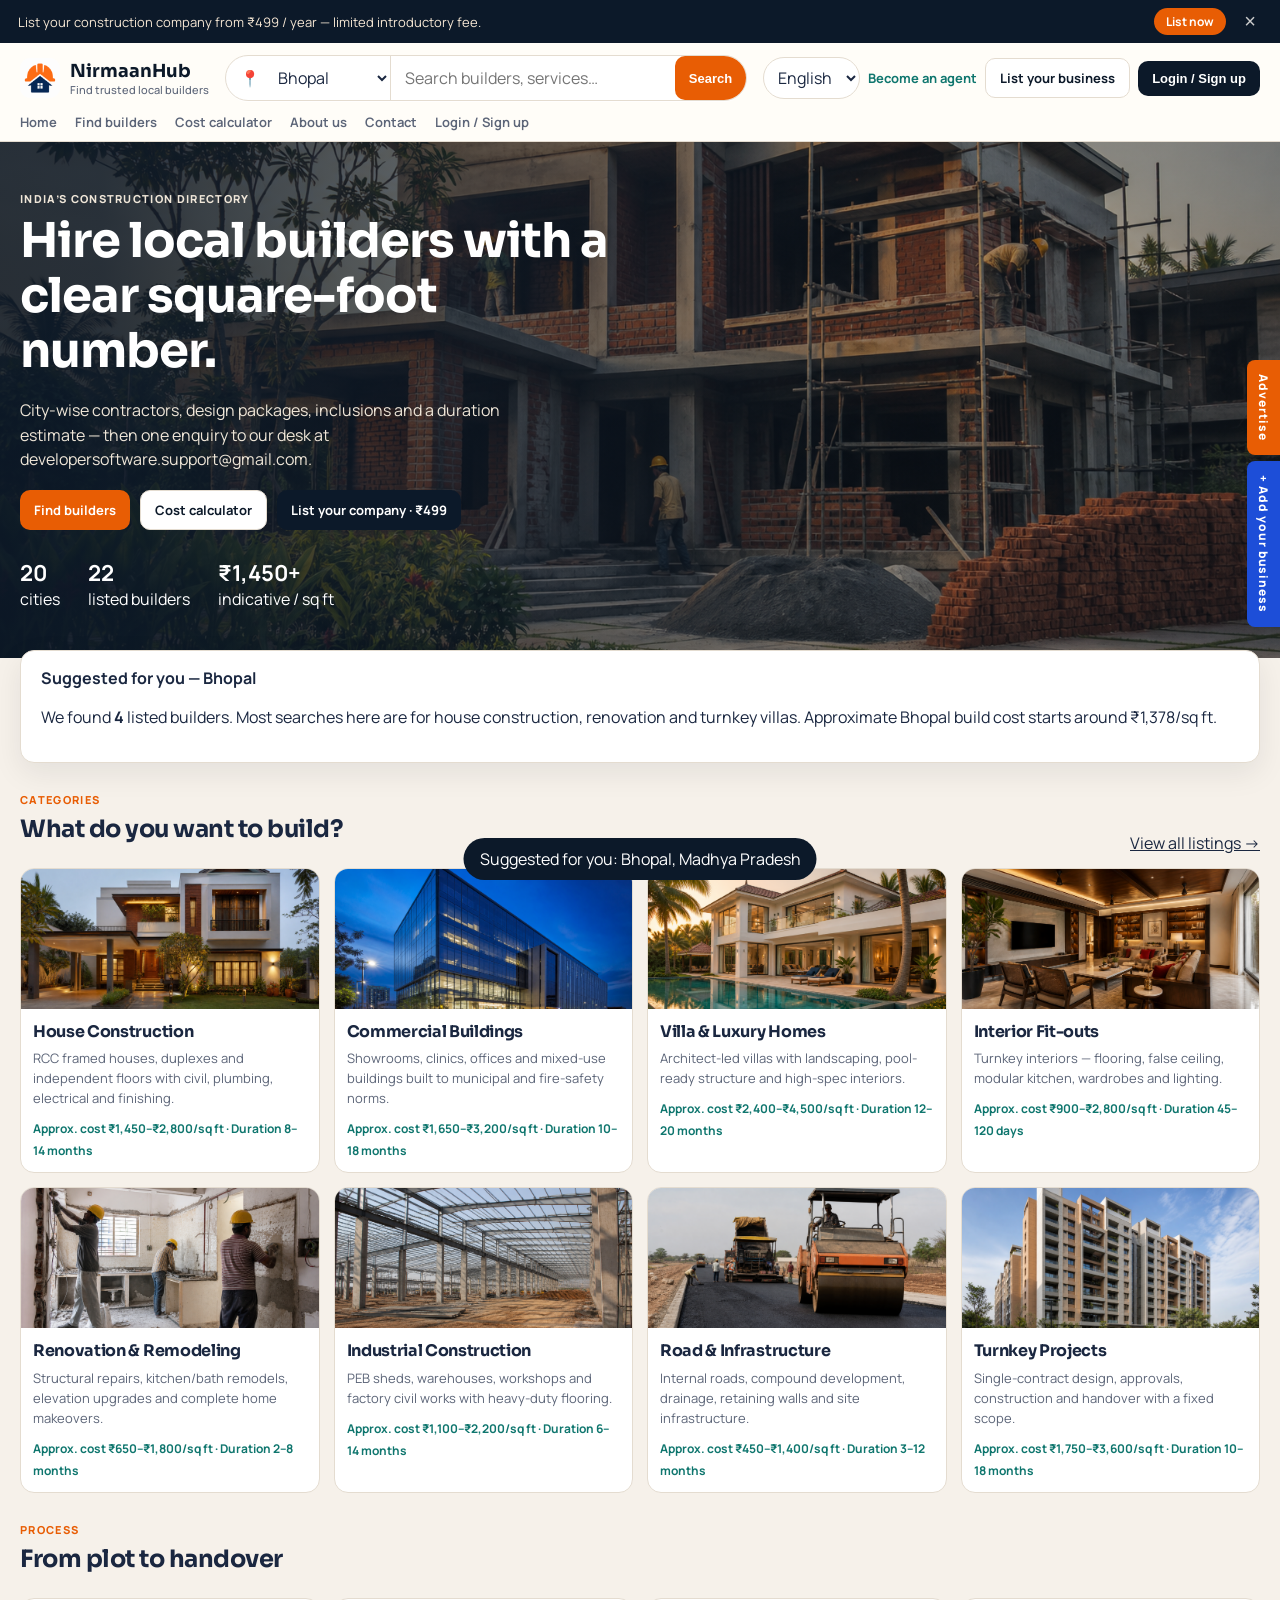
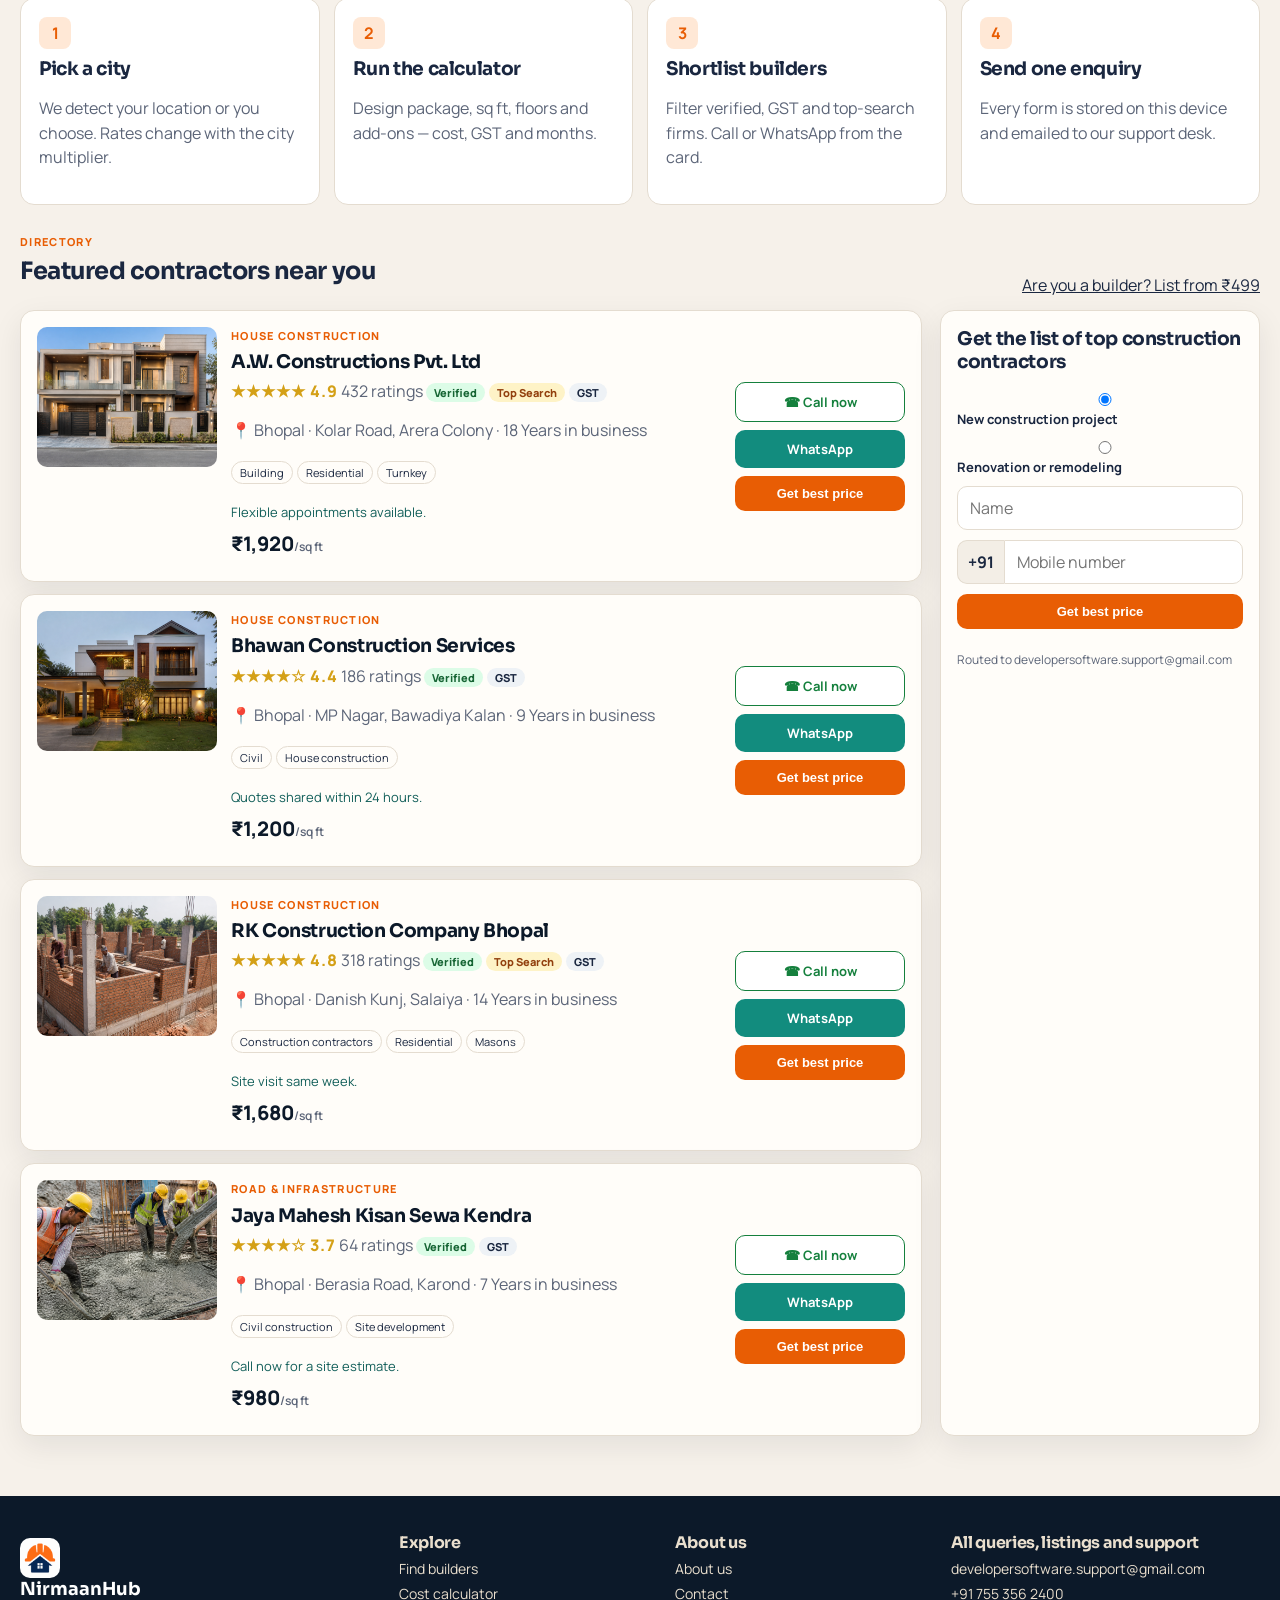
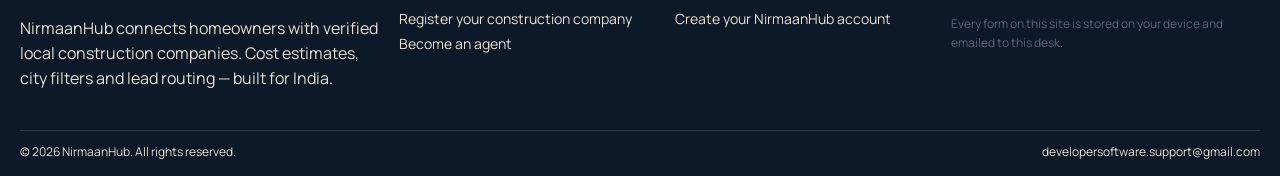
<file: index.html>
<!DOCTYPE html>
<html lang="en">
<head>
  <meta charset="UTF-8">
  <meta name="viewport" content="width=device-width, initial-scale=1">
  <title>NirmaanHub — Find local construction builders in India</title>
  <meta name="description" content="Compare verified local construction companies, estimate per sq ft cost and duration, and send enquiries. List your firm from ₹499 / year.">
  <link rel="icon" href="favicon.svg" type="image/svg+xml">
  <link rel="preconnect" href="https://fonts.googleapis.com">
  <link rel="preconnect" href="https://fonts.gstatic.com" crossorigin>
  <link href="https://fonts.googleapis.com/css2?family=Manrope:wght@400;500;600;700;800&family=Sora:wght@600;700;800&display=swap" rel="stylesheet">
  <link rel="stylesheet" href="css/style.css">
</head>
<body>
  <div id="site-header"></div>
  <section class="hero" style="background-image:url('images/hero-construction.png')">
    <div class="hero-inner">
      <p class="eyebrow">India’s construction directory</p>
      <h1>Hire local builders with a clear square-foot number.</h1>
      <p>City-wise contractors, design packages, inclusions and a duration estimate — then one enquiry to our desk at developersoftware.support@gmail.com.</p>
      <div class="hero-actions">
        <a class="btn btn-primary" href="listings.html">Find builders</a>
        <a class="btn btn-outline" href="calculator.html" style="background:#fff">Cost calculator</a>
        <a class="btn btn-navy" href="list-business.html">List your company · ₹499</a>
      </div>
      <div class="hero-stats">
        <div><b>20</b><span>cities</span></div>
        <div><b>22</b><span>listed builders</span></div>
        <div><b>₹1,450+</b><span>indicative / sq ft</span></div>
      </div>
    </div>
  </section>
  <div class="wrap">
    <div class="suggest-banner" id="home-suggest"></div>
    <div class="section-head">
      <div>
        <p class="eyebrow">Categories</p>
        <h2>What do you want to build?</h2>
      </div>
      <a href="listings.html">View all listings →</a>
    </div>
    <div class="cat-grid" id="home-cats"></div>
    <div class="section-head">
      <div>
        <p class="eyebrow">Process</p>
        <h2>From plot to handover</h2>
      </div>
    </div>
    <div class="how-grid">
      <article><b>1</b><h3>Pick a city</h3><p class="muted">We detect your location or you choose. Rates change with the city multiplier.</p></article>
      <article><b>2</b><h3>Run the calculator</h3><p class="muted">Design package, sq ft, floors and add-ons — cost, GST and months.</p></article>
      <article><b>3</b><h3>Shortlist builders</h3><p class="muted">Filter verified, GST and top-search firms. Call or WhatsApp from the card.</p></article>
      <article><b>4</b><h3>Send one enquiry</h3><p class="muted">Every form is stored on this device and emailed to our support desk.</p></article>
    </div>
    <div class="section-head">
      <div>
        <p class="eyebrow">Directory</p>
        <h2>Featured contractors near you</h2>
      </div>
      <a href="list-business.html">Are you a builder? List from ₹499</a>
    </div>
    <div class="home-split">
      <div class="featured-list" id="home-featured"></div>
      <aside class="card" id="home-lead"></aside>
    </div>
  </div>
  <div id="site-footer"></div>
  <script src="js/data.js"></script>
  <script src="js/i18n.js"></script>
  <script src="js/app.js"></script>
  <script src="js/listings.js"></script>
</body>
</html>
</file>
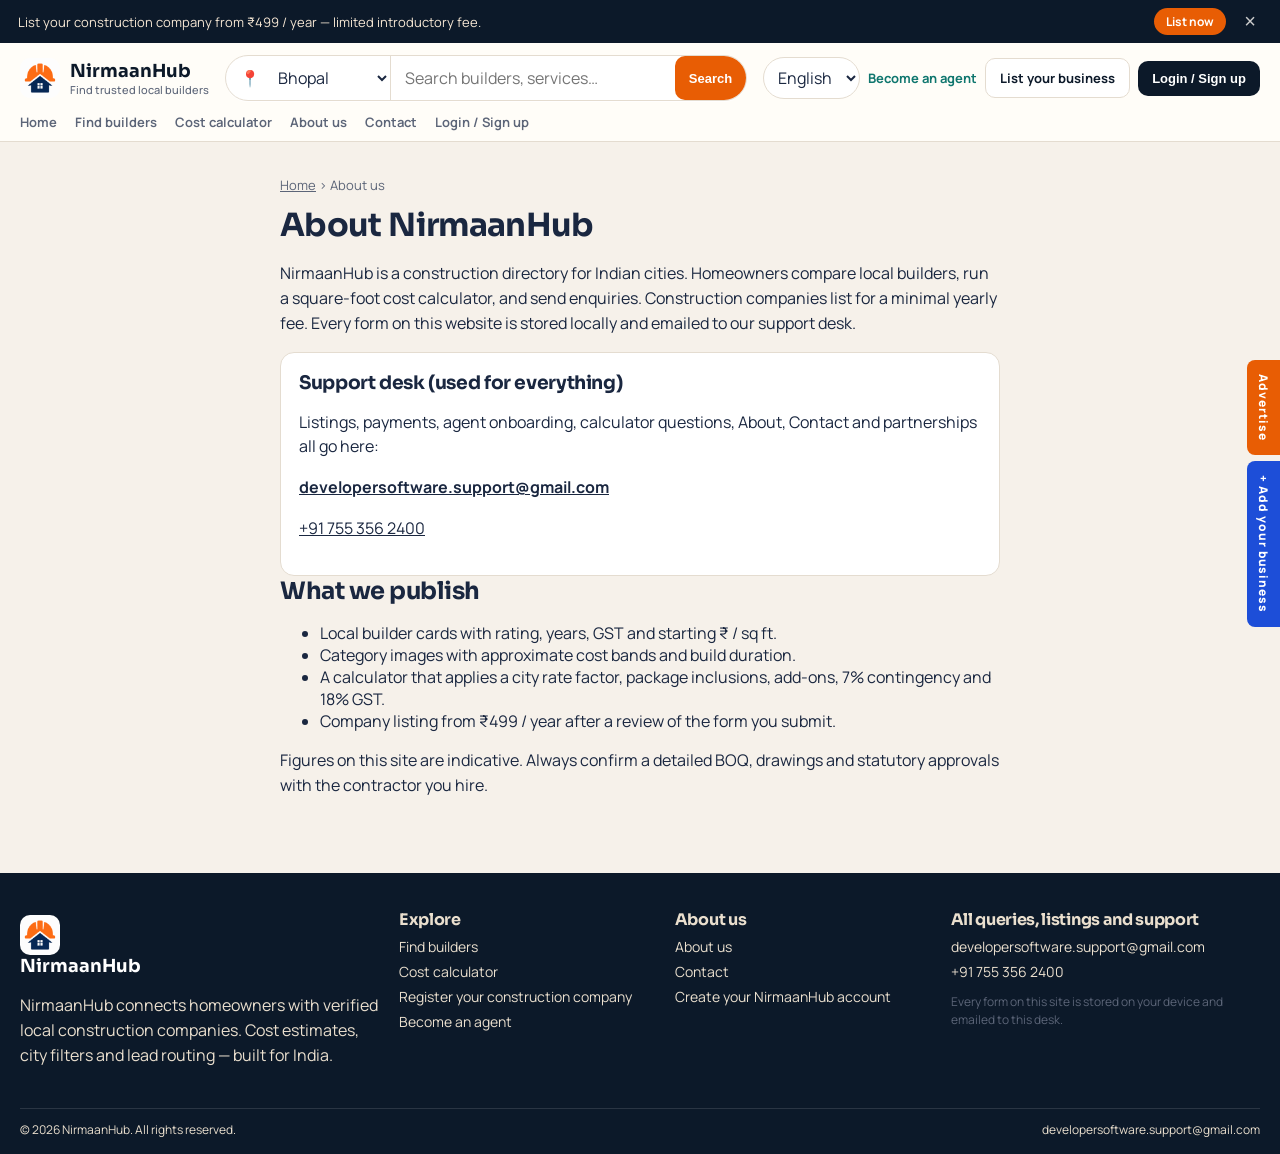
<file: about.html>
<!DOCTYPE html>
<html lang="en">
<head>
  <meta charset="UTF-8">
  <meta name="viewport" content="width=device-width, initial-scale=1">
  <title>About NirmaanHub</title>
  <meta name="description" content="NirmaanHub is a construction directory for Indian cities. All support: developersoftware.support@gmail.com">
  <link rel="icon" href="favicon.svg" type="image/svg+xml">
  <link rel="preconnect" href="https://fonts.googleapis.com">
  <link rel="preconnect" href="https://fonts.gstatic.com" crossorigin>
  <link href="https://fonts.googleapis.com/css2?family=Manrope:wght@400;500;600;700;800&family=Sora:wght@600;700;800&display=swap" rel="stylesheet">
  <link rel="stylesheet" href="css/style.css">
</head>
<body>
  <div id="site-header"></div>
  <main class="wrap prose">
    <p class="crumbs"><a href="index.html">Home</a> › About us</p>
    <h1>About NirmaanHub</h1>
    <p data-i18n="aboutBody">NirmaanHub is a construction directory for Indian cities. Homeowners compare local builders, run a square-foot cost calculator, and send enquiries. Construction companies list for a minimal yearly fee. Every form on this website is stored locally and emailed to our support desk.</p>
    <div class="contact-card">
      <h3>Support desk (used for everything)</h3>
      <p>Listings, payments, agent onboarding, calculator questions, About, Contact and partnerships all go here:</p>
      <p><a href="mailto:developersoftware.support@gmail.com"><strong>developersoftware.support@gmail.com</strong></a></p>
      <p><a href="tel:+917553562400">+91 755 356 2400</a></p>
    </div>
    <h2>What we publish</h2>
    <ul>
      <li>Local builder cards with rating, years, GST and starting ₹ / sq ft.</li>
      <li>Category images with approximate cost bands and build duration.</li>
      <li>A calculator that applies a city rate factor, package inclusions, add-ons, 7% contingency and 18% GST.</li>
      <li>Company listing from ₹499 / year after a review of the form you submit.</li>
    </ul>
    <p>Figures on this site are indicative. Always confirm a detailed BOQ, drawings and statutory approvals with the contractor you hire.</p>
  </main>
  <div id="site-footer"></div>
  <script src="js/data.js"></script>
  <script src="js/i18n.js"></script>
  <script src="js/app.js"></script>
</body>
</html>
</file>
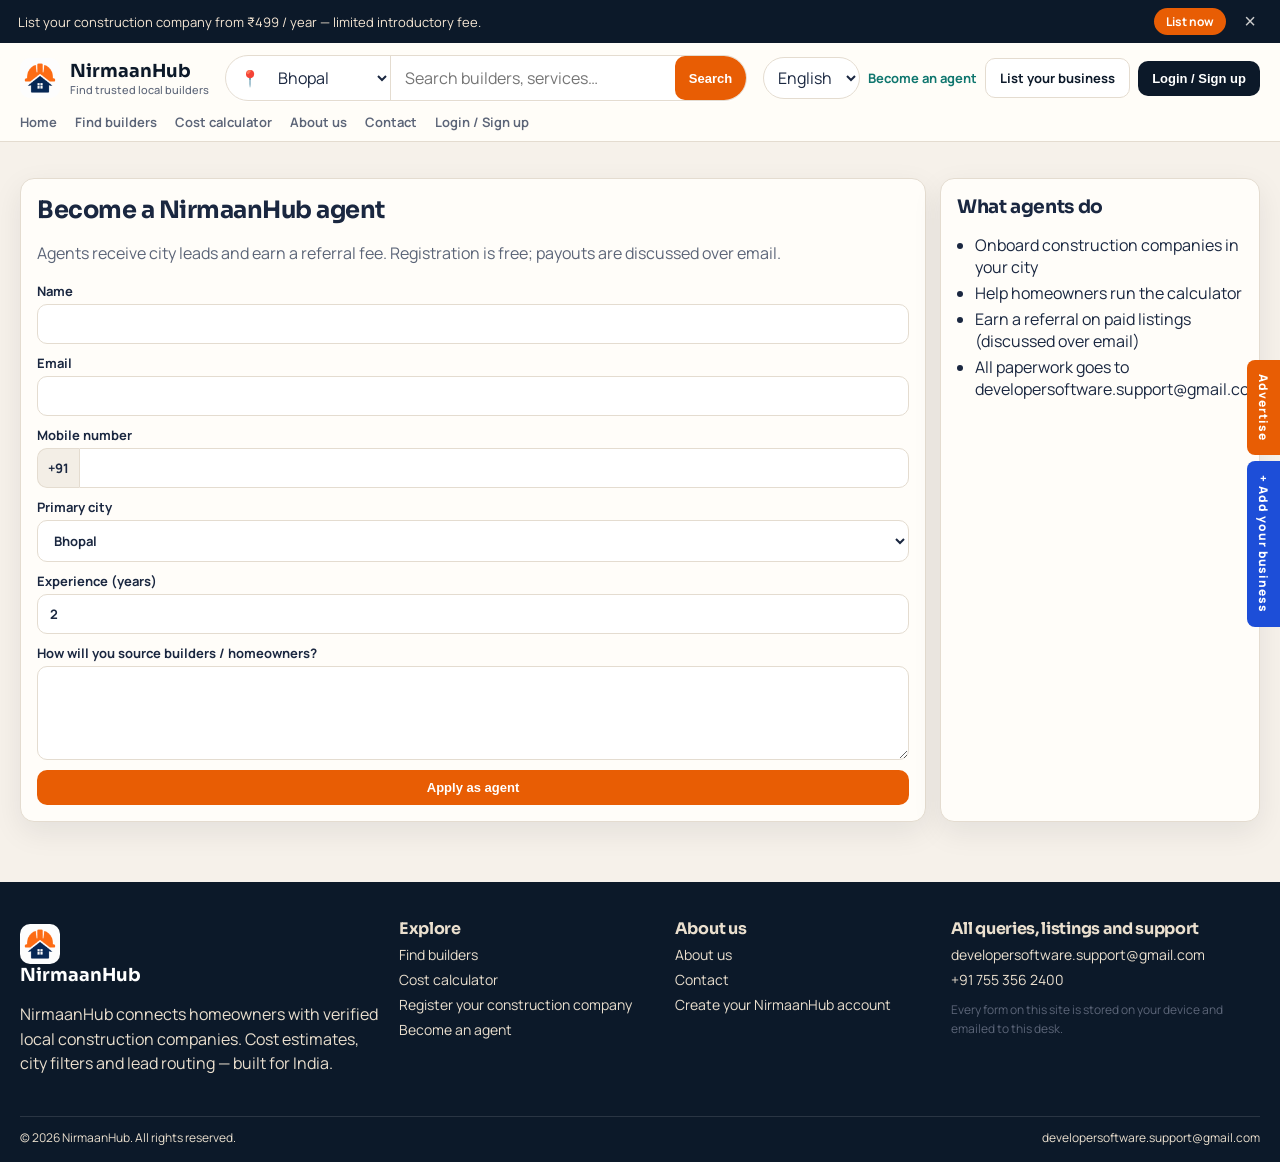
<file: become-agent.html>
<!DOCTYPE html>
<html lang="en">
<head>
  <meta charset="UTF-8">
  <meta name="viewport" content="width=device-width, initial-scale=1">
  <title>Become an agent — NirmaanHub</title>
  <meta name="description" content="Join NirmaanHub as a city agent. Registration is free. Applications go to developersoftware.support@gmail.com.">
  <link rel="icon" href="favicon.svg" type="image/svg+xml">
  <link rel="preconnect" href="https://fonts.googleapis.com">
  <link rel="preconnect" href="https://fonts.gstatic.com" crossorigin>
  <link href="https://fonts.googleapis.com/css2?family=Manrope:wght@400;500;600;700;800&family=Sora:wght@600;700;800&display=swap" rel="stylesheet">
  <link rel="stylesheet" href="css/style.css">
</head>
<body>
  <div id="site-header"></div>
  <main class="wrap" id="agent-app"></main>
  <div id="site-footer"></div>
  <script src="js/data.js"></script>
  <script src="js/i18n.js"></script>
  <script src="js/app.js"></script>
  <script src="js/forms.js"></script>
</body>
</html>
</file>
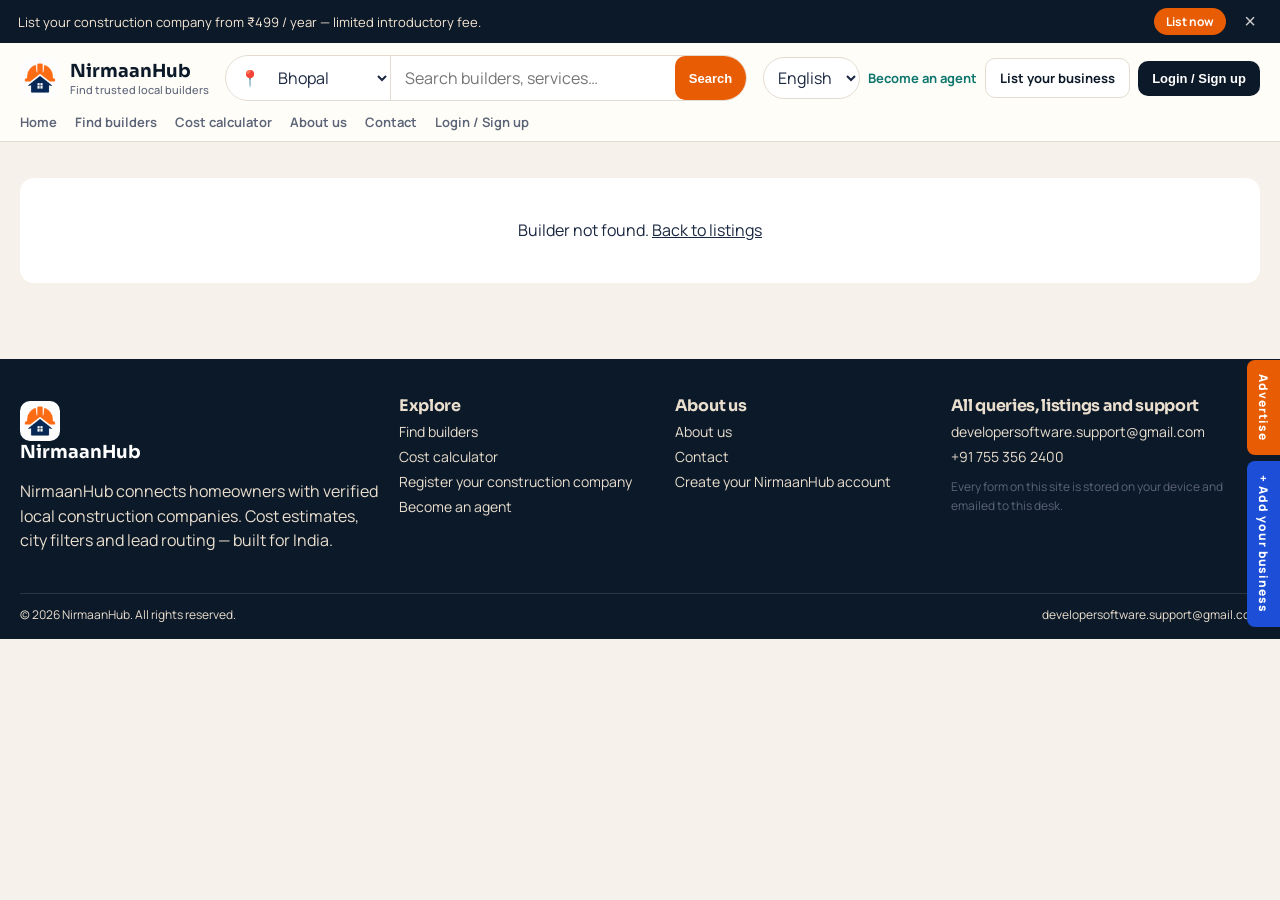
<file: builder.html>
<!DOCTYPE html>
<html lang="en">
<head>
  <meta charset="UTF-8">
  <meta name="viewport" content="width=device-width, initial-scale=1">
  <title>Builder profile — NirmaanHub</title>
  <meta name="description" content="Builder rates, duration, areas served and enquiry form. All queries go to developersoftware.support@gmail.com.">
  <link rel="icon" href="favicon.svg" type="image/svg+xml">
  <link rel="preconnect" href="https://fonts.googleapis.com">
  <link rel="preconnect" href="https://fonts.gstatic.com" crossorigin>
  <link href="https://fonts.googleapis.com/css2?family=Manrope:wght@400;500;600;700;800&family=Sora:wght@600;700;800&display=swap" rel="stylesheet">
  <link rel="stylesheet" href="css/style.css">
</head>
<body>
  <div id="site-header"></div>
  <main class="wrap" id="builder-app"></main>
  <div id="site-footer"></div>
  <script src="js/data.js"></script>
  <script src="js/i18n.js"></script>
  <script src="js/app.js"></script>
  <script src="js/listings.js"></script>
</body>
</html>
</file>
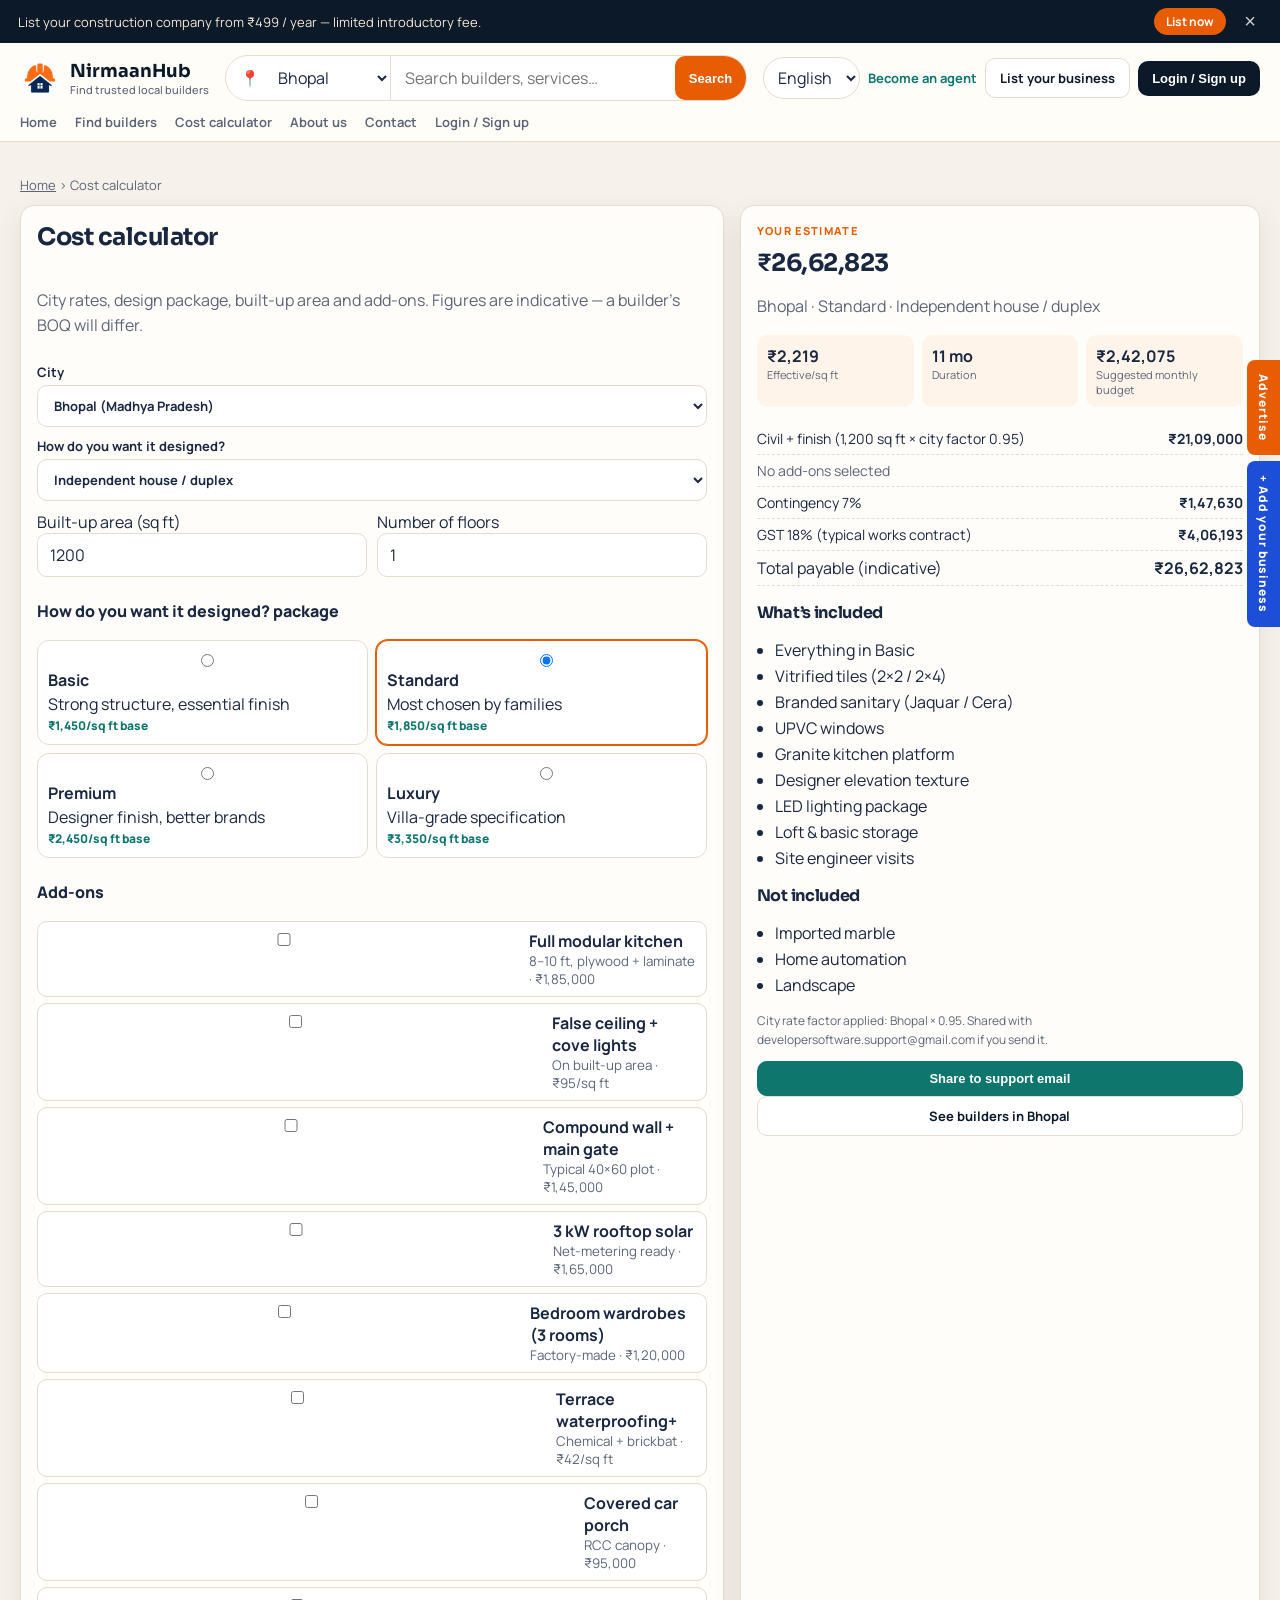
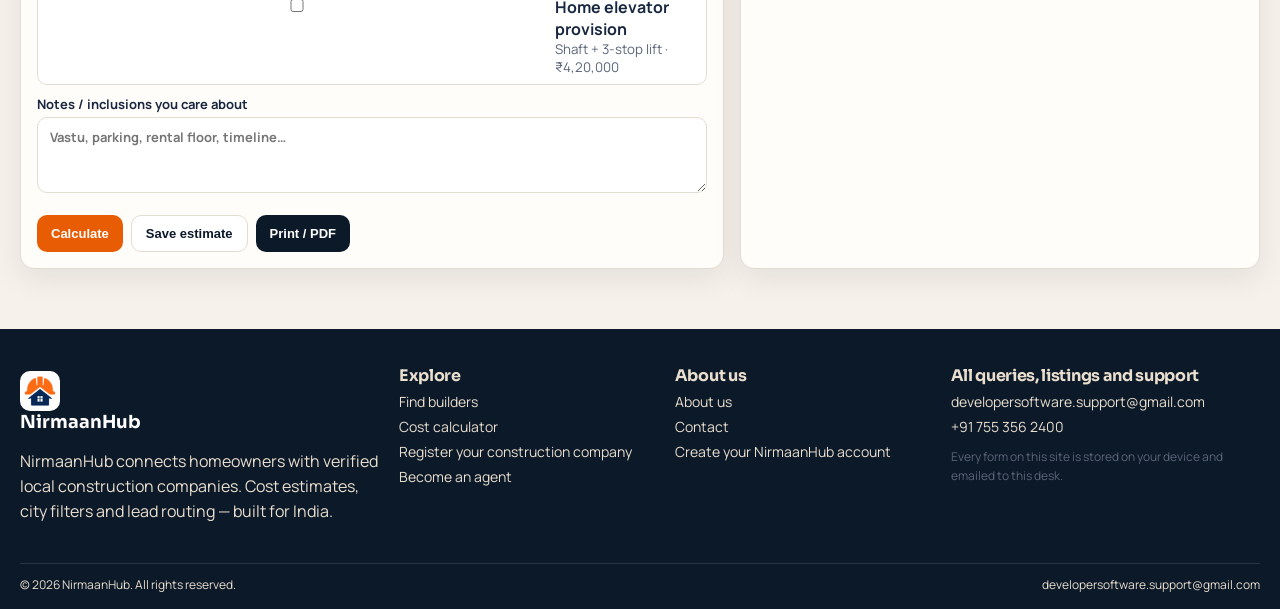
<file: calculator.html>
<!DOCTYPE html>
<html lang="en">
<head>
  <meta charset="UTF-8">
  <meta name="viewport" content="width=device-width, initial-scale=1">
  <title>Construction cost calculator — NirmaanHub</title>
  <meta name="description" content="Estimate construction cost from design package, city rates, built-up area, floors and add-ons. Includes GST, contingency and duration.">
  <link rel="icon" href="favicon.svg" type="image/svg+xml">
  <link rel="preconnect" href="https://fonts.googleapis.com">
  <link rel="preconnect" href="https://fonts.gstatic.com" crossorigin>
  <link href="https://fonts.googleapis.com/css2?family=Manrope:wght@400;500;600;700;800&family=Sora:wght@600;700;800&display=swap" rel="stylesheet">
  <link rel="stylesheet" href="css/style.css">
</head>
<body>
  <div id="site-header"></div>
  <main class="wrap">
    <p class="crumbs"><a href="index.html">Home</a> › Cost calculator</p>
    <div id="calculator-app"></div>
  </main>
  <div id="site-footer"></div>
  <script src="js/data.js"></script>
  <script src="js/i18n.js"></script>
  <script src="js/app.js"></script>
  <script src="js/calculator.js"></script>
</body>
</html>
</file>
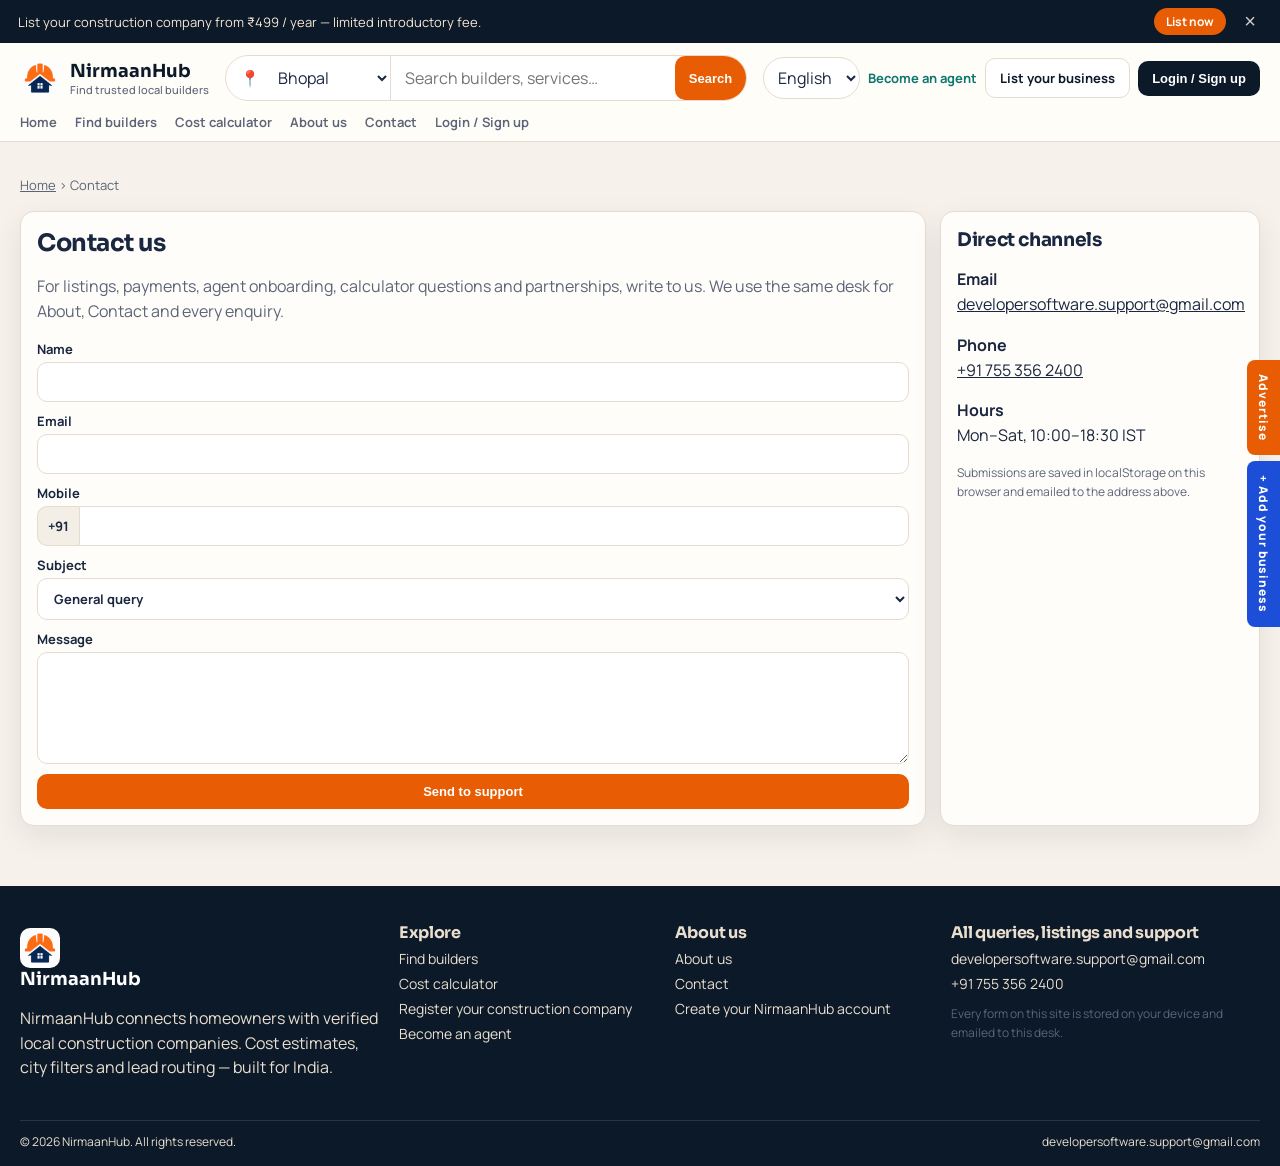
<file: contact.html>
<!DOCTYPE html>
<html lang="en">
<head>
  <meta charset="UTF-8">
  <meta name="viewport" content="width=device-width, initial-scale=1">
  <title>Contact NirmaanHub</title>
  <meta name="description" content="Contact NirmaanHub at developersoftware.support@gmail.com for listings, agents and support.">
  <link rel="icon" href="favicon.svg" type="image/svg+xml">
  <link rel="preconnect" href="https://fonts.googleapis.com">
  <link rel="preconnect" href="https://fonts.gstatic.com" crossorigin>
  <link href="https://fonts.googleapis.com/css2?family=Manrope:wght@400;500;600;700;800&family=Sora:wght@600;700;800&display=swap" rel="stylesheet">
  <link rel="stylesheet" href="css/style.css">
</head>
<body>
  <div id="site-header"></div>
  <main class="wrap">
    <p class="crumbs"><a href="index.html">Home</a> › Contact</p>
    <div class="two-col">
      <section class="card">
        <h1>Contact us</h1>
        <p class="muted" data-i18n="contactIntro">For listings, payments, agent onboarding, calculator questions and partnerships, write to us. We use the same desk for About, Contact and every enquiry.</p>
        <form class="page-form lead-form" data-lead="contact_page">
          <label>Name<input name="name" required></label>
          <label>Email<input name="email" type="email" required></label>
          <label>Mobile<div class="mobile-row"><span>+91</span><input name="mobile" required pattern="[6-9][0-9]{9}" maxlength="10"></div></label>
          <label>Subject
            <select name="topic">
              <option>General query</option>
              <option>Company listing / payment</option>
              <option>Agent programme</option>
              <option>Calculator / rates</option>
              <option>Correction to a listing</option>
            </select>
          </label>
          <label>Message<textarea name="message" rows="5" required></textarea></label>
          <button class="btn btn-primary" type="submit">Send to support</button>
        </form>
      </section>
      <aside class="card">
        <h3>Direct channels</h3>
        <p><strong>Email</strong><br><a href="mailto:developersoftware.support@gmail.com">developersoftware.support@gmail.com</a></p>
        <p><strong>Phone</strong><br><a href="tel:+917553562400">+91 755 356 2400</a></p>
        <p><strong>Hours</strong><br>Mon–Sat, 10:00–18:30 IST</p>
        <p class="tiny">Submissions are saved in localStorage on this browser and emailed to the address above.</p>
      </aside>
    </div>
  </main>
  <div id="site-footer"></div>
  <script src="js/data.js"></script>
  <script src="js/i18n.js"></script>
  <script src="js/app.js"></script>
</body>
</html>
</file>
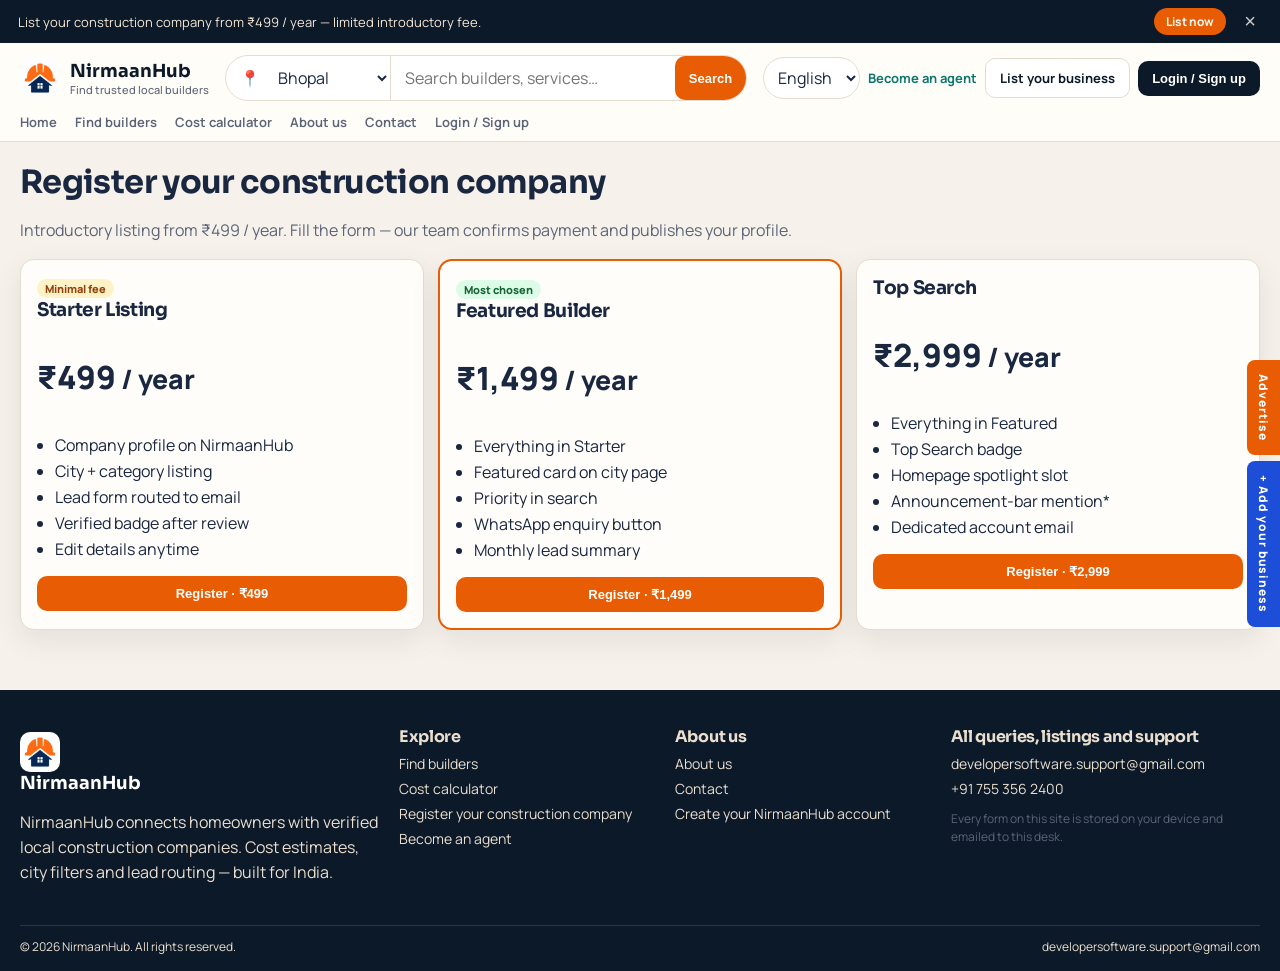
<file: list-business.html>
<!DOCTYPE html>
<html lang="en">
<head>
  <meta charset="UTF-8">
  <meta name="viewport" content="width=device-width, initial-scale=1">
  <title>List your construction company — NirmaanHub</title>
  <meta name="description" content="Register your construction company on NirmaanHub from ₹499 / year. Fill the listing form; we confirm payment by email.">
  <link rel="icon" href="favicon.svg" type="image/svg+xml">
  <link rel="preconnect" href="https://fonts.googleapis.com">
  <link rel="preconnect" href="https://fonts.gstatic.com" crossorigin>
  <link href="https://fonts.googleapis.com/css2?family=Manrope:wght@400;500;600;700;800&family=Sora:wght@600;700;800&display=swap" rel="stylesheet">
  <link rel="stylesheet" href="css/style.css">
</head>
<body>
  <div id="site-header"></div>
  <main class="wrap" id="company-app"></main>
  <div id="site-footer"></div>
  <script src="js/data.js"></script>
  <script src="js/i18n.js"></script>
  <script src="js/app.js"></script>
  <script src="js/forms.js"></script>
</body>
</html>
</file>
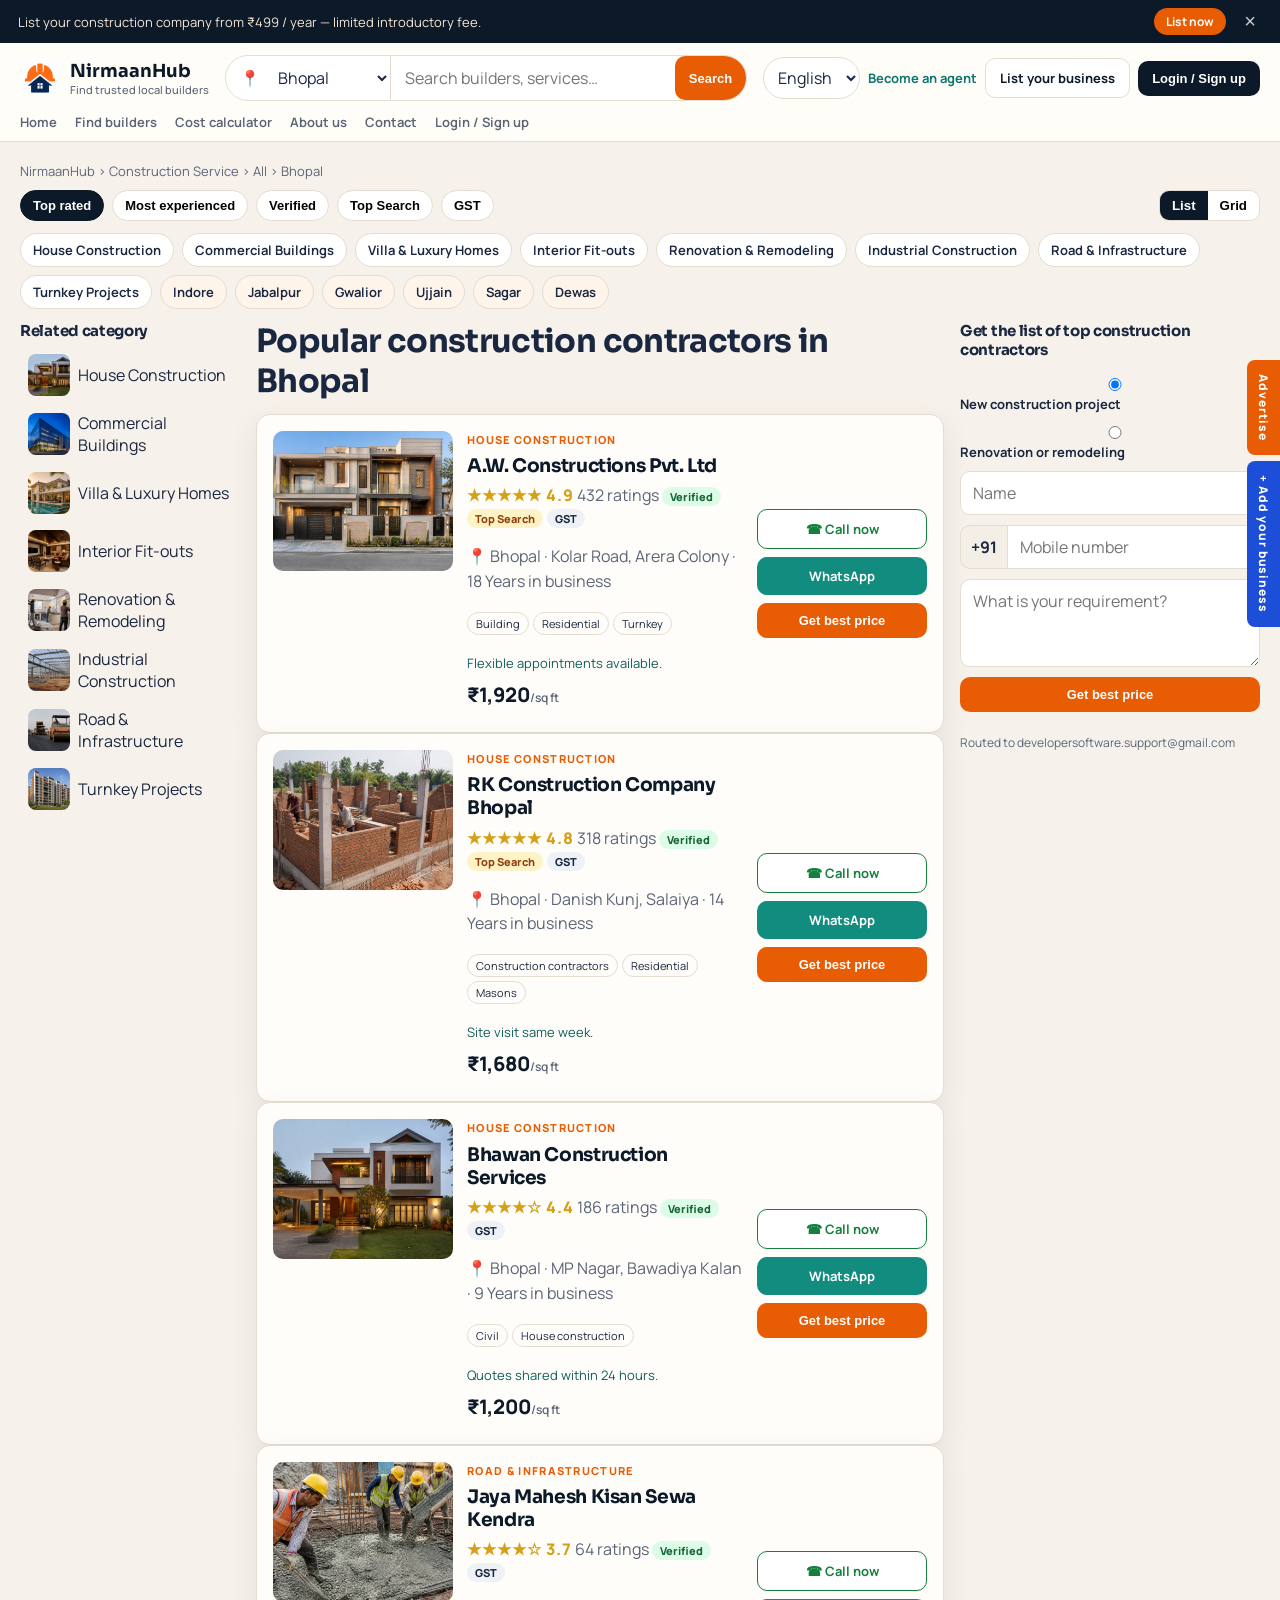
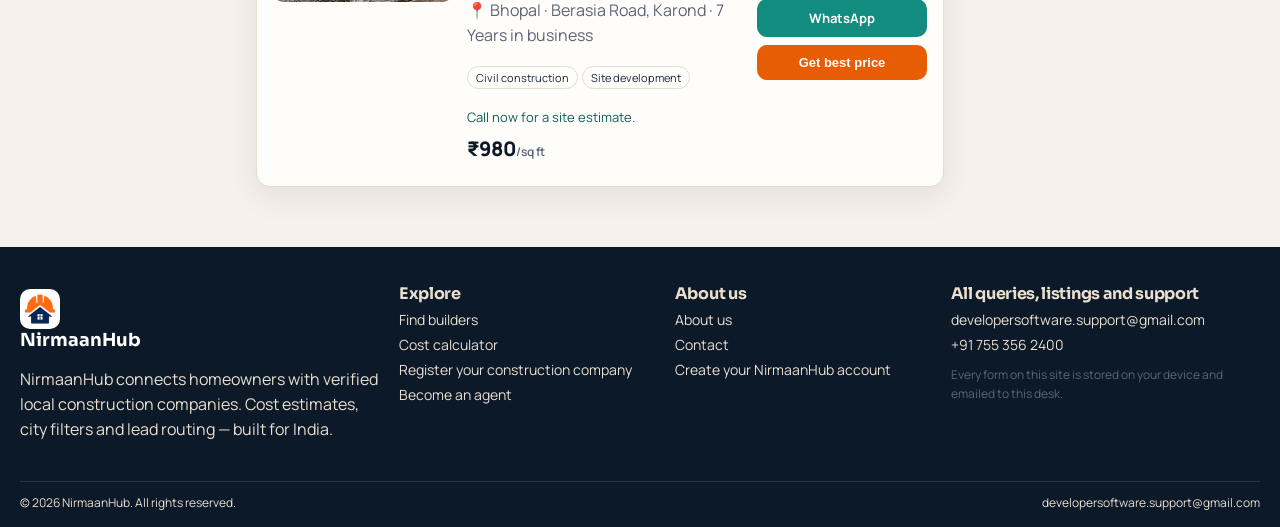
<file: listings.html>
<!DOCTYPE html>
<html lang="en">
<head>
  <meta charset="UTF-8">
  <meta name="viewport" content="width=device-width, initial-scale=1">
  <title>Construction contractors — NirmaanHub listings</title>
  <meta name="description" content="Filter verified construction contractors by city, category, rating and GST. Request quotes routed to developersoftware.support@gmail.com.">
  <link rel="icon" href="favicon.svg" type="image/svg+xml">
  <link rel="preconnect" href="https://fonts.googleapis.com">
  <link rel="preconnect" href="https://fonts.gstatic.com" crossorigin>
  <link href="https://fonts.googleapis.com/css2?family=Manrope:wght@400;500;600;700;800&family=Sora:wght@600;700;800&display=swap" rel="stylesheet">
  <link rel="stylesheet" href="css/style.css">
</head>
<body>
  <div id="site-header"></div>
  <main class="wrap" id="listings-app"></main>
  <div id="site-footer"></div>
  <script src="js/data.js"></script>
  <script src="js/i18n.js"></script>
  <script src="js/app.js"></script>
  <script src="js/listings.js"></script>
</body>
</html>
</file>
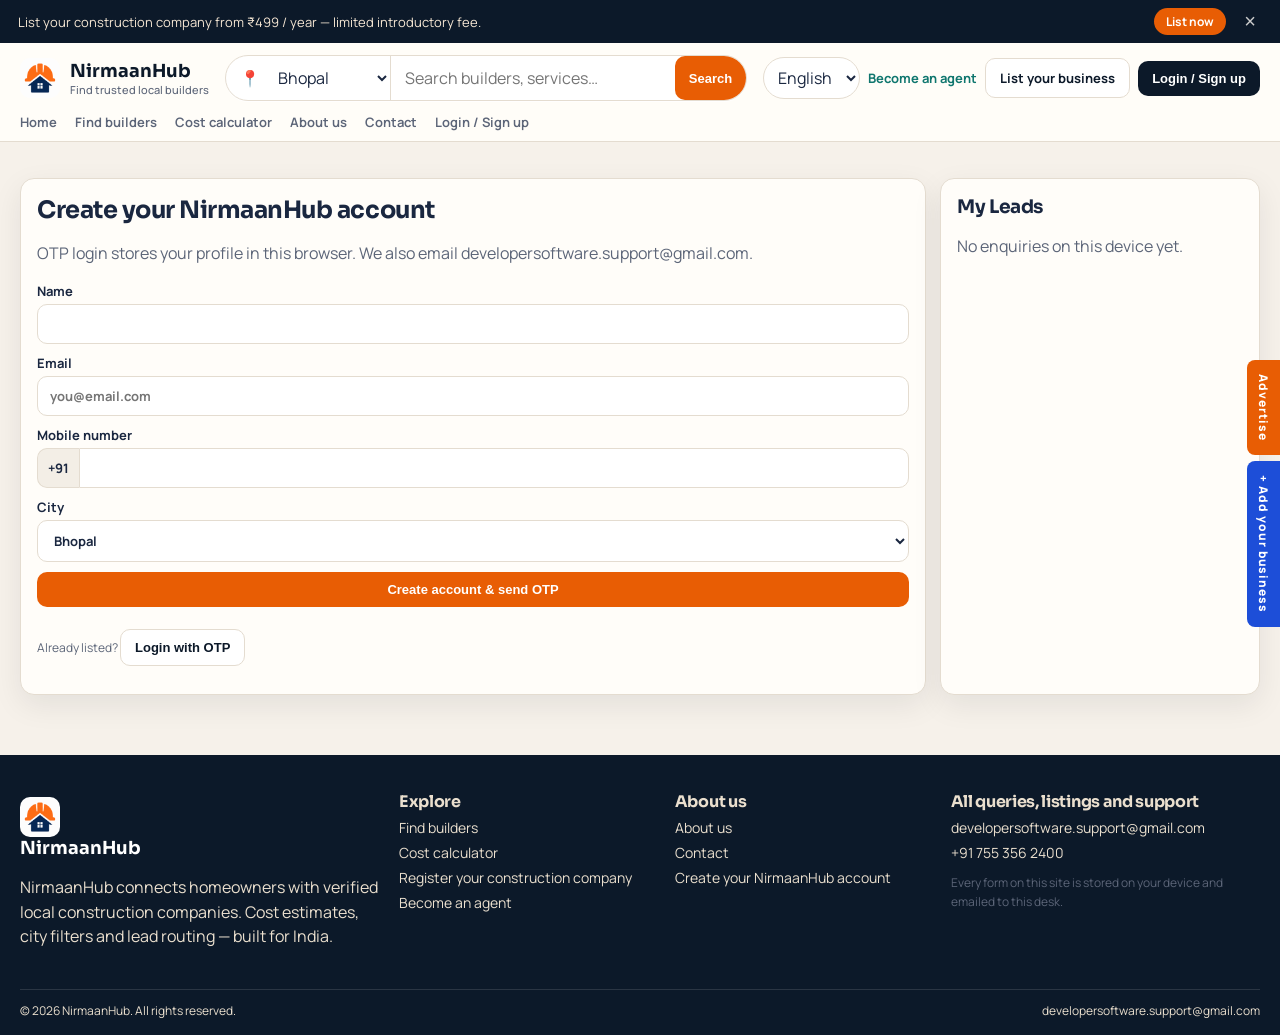
<file: register.html>
<!DOCTYPE html>
<html lang="en">
<head>
  <meta charset="UTF-8">
  <meta name="viewport" content="width=device-width, initial-scale=1">
  <title>Register — NirmaanHub</title>
  <meta name="description" content="Create a NirmaanHub account with mobile OTP. Profiles are stored in this browser and emailed to support.">
  <link rel="icon" href="favicon.svg" type="image/svg+xml">
  <link rel="preconnect" href="https://fonts.googleapis.com">
  <link rel="preconnect" href="https://fonts.gstatic.com" crossorigin>
  <link href="https://fonts.googleapis.com/css2?family=Manrope:wght@400;500;600;700;800&family=Sora:wght@600;700;800&display=swap" rel="stylesheet">
  <link rel="stylesheet" href="css/style.css">
</head>
<body>
  <div id="site-header"></div>
  <main class="wrap" id="account-app"></main>
  <div id="site-footer"></div>
  <script src="js/data.js"></script>
  <script src="js/i18n.js"></script>
  <script src="js/app.js"></script>
  <script src="js/forms.js"></script>
</body>
</html>
</file>
<file: css/style.css>
:root {
  --navy: #0c1929;
  --ink: #1a2740;
  --muted: #5c6578;
  --line: #e4dcd0;
  --paper: #f6f1ea;
  --card: #fffdf9;
  --orange: #e85d04;
  --orange-d: #c44a02;
  --teal: #0f766e;
  --teal-d: #115e59;
  --call: #15803d;
  --wa: #128c7e;
  --gold: #c9a227;
  --danger: #b42318;
  --shadow: 0 10px 30px rgba(12, 25, 41, 0.08);
  --radius: 14px;
  --font: "Manrope", "Segoe UI", sans-serif;
  --display: "Sora", "Manrope", sans-serif;
}

*, *::before, *::after { box-sizing: border-box; }
html { scroll-behavior: smooth; }
body {
  margin: 0;
  font-family: var(--font);
  color: var(--ink);
  background: var(--paper);
  min-height: 100vh;
}
body.lock { overflow: hidden; }
img { max-width: 100%; display: block; }
a { color: inherit; }
h1, h2, h3, h4 { font-family: var(--display); letter-spacing: -0.02em; margin: 0 0 0.4em; }
p { line-height: 1.55; }
.sr-only {
  position: absolute; width: 1px; height: 1px; padding: 0; margin: -1px;
  overflow: hidden; clip: rect(0,0,0,0); border: 0;
}

.announce {
  background: var(--navy);
  color: #f6e7d4;
  display: flex;
  align-items: center;
  gap: 12px;
  padding: 8px 18px;
  font-size: 13px;
}
.announce-track { flex: 1; }
.announce-cta {
  background: var(--orange);
  color: white;
  text-decoration: none;
  padding: 5px 12px;
  border-radius: 999px;
  font-weight: 700;
  font-size: 12px;
}
.announce-close {
  background: transparent; border: 0; color: #ccc; font-size: 20px; cursor: pointer;
}

.site-header {
  position: sticky; top: 0; z-index: 40;
  background: rgba(255, 253, 249, 0.94);
  backdrop-filter: blur(12px);
  border-bottom: 1px solid var(--line);
}
.header-inner {
  display: grid;
  grid-template-columns: auto 1fr auto;
  gap: 16px;
  align-items: center;
  padding: 12px 20px;
  max-width: 1280px;
  margin: 0 auto;
}
.logo {
  display: flex; align-items: center; gap: 10px; text-decoration: none; color: var(--navy);
}
.logo img { width: 40px; height: 40px; object-fit: cover; border-radius: 10px; }
.logo span { display: block; font-size: 11px; color: var(--muted); font-weight: 500; }
.logo strong { font-family: var(--display); font-size: 18px; }

.mega-search {
  display: flex; background: white; border: 1px solid var(--line); border-radius: 999px; overflow: hidden;
  box-shadow: 0 1px 0 rgba(255,255,255,0.8);
}
.search-city { display: flex; align-items: center; border-right: 1px solid var(--line); padding-left: 8px; }
.search-city select, #lang-select, select, input, textarea {
  font: inherit; color: inherit;
}
.search-city select { border: 0; background: transparent; padding: 10px 8px; min-width: 120px; }
.ghost-pin { border: 0; background: transparent; cursor: pointer; font-size: 16px; }
.mega-search input[type="search"] {
  flex: 1; border: 0; padding: 10px 14px; min-width: 0; background: transparent;
}
.search-go { border-radius: 0; padding-inline: 22px; }

.header-actions { display: flex; align-items: center; gap: 8px; }
.lang-wrap select {
  border: 1px solid var(--line); border-radius: 999px; padding: 8px 10px; background: white;
}
.text-link { font-size: 13px; font-weight: 700; text-decoration: none; color: var(--teal); }
.menu-toggle { display: none; border: 1px solid var(--line); background: white; border-radius: 8px; padding: 6px 10px; }
.subnav {
  display: flex; gap: 18px; padding: 0 20px 10px; max-width: 1280px; margin: 0 auto; font-size: 13px; font-weight: 650;
}
.subnav a { text-decoration: none; color: var(--muted); }
.subnav a:hover { color: var(--orange); }
.site-header.open .subnav { display: flex; flex-direction: column; padding-bottom: 14px; }

.btn {
  display: inline-flex; align-items: center; justify-content: center; gap: 6px;
  border: 0; cursor: pointer; text-decoration: none; font-weight: 700; font-size: 13px;
  padding: 10px 14px; border-radius: 10px; white-space: nowrap;
}
.btn-primary { background: var(--orange); color: white; }
.btn-primary:hover { background: var(--orange-d); }
.btn-navy { background: var(--navy); color: white; }
.btn-teal { background: var(--teal); color: white; }
.btn-outline { background: white; border: 1px solid var(--line); color: var(--navy); }
.btn-call { background: white; color: var(--call); border: 1.5px solid var(--call); }
.btn-wa { background: var(--wa); color: white; }
.full { width: 100%; }
.row-actions { display: flex; flex-wrap: wrap; gap: 8px; margin-top: 12px; }

.wrap { max-width: 1280px; margin: 0 auto; padding: 20px; }
.card {
  background: var(--card);
  border: 1px solid var(--line);
  border-radius: var(--radius);
  box-shadow: var(--shadow);
  padding: 16px;
}
.muted { color: var(--muted); }
.tiny { font-size: 12px; color: var(--muted); }
.italic { font-style: italic; }
.eyebrow { text-transform: uppercase; letter-spacing: 0.12em; font-size: 11px; color: var(--orange); font-weight: 800; margin: 0 0 6px; }
.empty { padding: 40px; text-align: center; background: white; border-radius: var(--radius); }

.hero {
  position: relative; color: white; min-height: 420px;
  display: grid; place-items: center; text-align: left;
  background: #0c1929 center/cover no-repeat;
}
.hero::after {
  content: ""; position: absolute; inset: 0;
  background: linear-gradient(90deg, rgba(12,25,41,0.88) 8%, rgba(12,25,41,0.35) 70%);
}
.hero-inner { position: relative; z-index: 1; max-width: 1280px; width: 100%; padding: 48px 20px; }
.hero h1 { font-size: clamp(28px, 4vw, 48px); max-width: 16ch; line-height: 1.15; }
.hero p { max-width: 52ch; color: #efe6d8; }
.hero-actions { display: flex; gap: 10px; margin-top: 18px; flex-wrap: wrap; }
.hero-stats { display: flex; gap: 28px; margin-top: 28px; }
.hero-stats b { display: block; font-size: 22px; }

.suggest-banner {
  margin: -28px auto 0; position: relative; z-index: 2;
  background: white; border-radius: var(--radius); padding: 16px 20px; max-width: 1280px;
  border: 1px solid var(--line); box-shadow: var(--shadow);
}

.section-head { display: flex; justify-content: space-between; align-items: end; margin: 28px 0 14px; }
.cat-grid {
  display: grid; grid-template-columns: repeat(4, 1fr); gap: 14px;
}
.cat-tile {
  background: white; border-radius: var(--radius); overflow: hidden; text-decoration: none;
  border: 1px solid var(--line); display: flex; flex-direction: column;
}
.cat-tile img { height: 140px; object-fit: cover; width: 100%; }
.cat-tile div { padding: 12px; }
.cat-tile h3 { font-size: 16px; }
.cat-tile p { font-size: 13px; color: var(--muted); margin: 0 0 8px; }
.cat-tile span { font-size: 12px; font-weight: 700; color: var(--teal); }

.how-grid, .plans, .two-col { display: grid; gap: 14px; }
.how-grid { grid-template-columns: repeat(4, 1fr); }
.how-grid article { background: white; padding: 18px; border-radius: var(--radius); border: 1px solid var(--line); }
.how-grid b { display: inline-grid; place-items: center; width: 32px; height: 32px; background: #ffe8d6; color: var(--orange); border-radius: 8px; margin-bottom: 8px; }

.home-split { display: grid; grid-template-columns: 1fr 320px; gap: 18px; }
.featured-list { display: grid; gap: 12px; }

.builder-card { display: grid; grid-template-columns: 180px 1fr auto; gap: 14px; align-items: stretch; }
.builder-card .thumb, .builder-card img { width: 180px; height: 140px; object-fit: cover; border-radius: 10px; }
.builder-card.grid { grid-template-columns: 1fr; }
.builder-card.grid img { width: 100%; height: 160px; }
.builder-card h3 a { text-decoration: none; color: var(--navy); }
.builder-card h3 a:hover { color: var(--orange); text-decoration: underline; }
.card-body { min-width: 0; }
.card-actions { display: flex; flex-direction: column; gap: 8px; justify-content: center; min-width: 170px; }
.card-actions.stacked { min-width: 0; }
.stars { color: #d4a017; font-weight: 800; letter-spacing: 1px; }
.badge {
  display: inline-block; font-size: 11px; font-weight: 800; padding: 2px 8px; border-radius: 999px;
  background: #eef2f6; margin-right: 4px;
}
.badge.ok { background: #dcfce7; color: #166534; }
.badge.gold { background: #fef3c7; color: #92400e; }
.tags span {
  display: inline-block; border: 1px solid var(--line); border-radius: 999px; padding: 2px 8px; font-size: 11px; margin: 2px 4px 2px 0;
}
.quote { font-size: 13px; color: var(--teal-d); margin: 6px 0; }
.price { font-size: 20px; font-weight: 800; color: var(--navy); margin: 6px 0; }
.price small { font-size: 12px; color: var(--muted); font-weight: 600; }

.lead-form, .page-form, .calc-inputs { display: grid; gap: 10px; }
.lead-form > label, .page-form > label, .calc-inputs > label, #otp-form label {
  display: grid; gap: 4px; font-size: 13px; font-weight: 700;
}
.lead-form input, .lead-form textarea, .lead-form select,
.page-form input, .page-form textarea, .page-form select,
.calc-inputs input, .calc-inputs select, .calc-inputs textarea {
  width: 100%; border: 1px solid var(--line); border-radius: 10px; padding: 10px 12px; background: white;
}
.radio { display: flex; gap: 8px; align-items: center; font-size: 14px; }
.mobile-row { display: flex; }
.mobile-row span {
  display: grid; place-items: center; padding: 0 10px; background: #f3eee6; border: 1px solid var(--line);
  border-right: 0; border-radius: 10px 0 0 10px; font-weight: 700;
}
.mobile-row input { border-radius: 0 10px 10px 0; }

.crumbs { font-size: 13px; color: var(--muted); margin-bottom: 10px; }
.filter-bar, .pill-row { display: flex; gap: 8px; flex-wrap: wrap; margin-bottom: 12px; align-items: center; }
.chip, .pill {
  border: 1px solid var(--line); background: white; border-radius: 999px; padding: 7px 12px; font-size: 13px;
  text-decoration: none; cursor: pointer; font-weight: 650;
}
.chip.on, .pill.on { background: var(--navy); color: white; border-color: var(--navy); }
.pill.city { background: #fff4ea; }
.grow { flex: 1; }
.view-toggle { display: flex; border: 1px solid var(--line); border-radius: 10px; overflow: hidden; }
.view-toggle button { border: 0; background: white; padding: 7px 12px; cursor: pointer; font-weight: 700; }
.view-toggle button.on { background: var(--navy); color: white; }

.listings-layout { display: grid; grid-template-columns: 220px 1fr 300px; gap: 16px; }
.side h3 { font-size: 15px; }
.side-cat {
  display: flex; gap: 8px; align-items: center; text-decoration: none; padding: 8px; border-radius: 10px;
}
.side-cat img { width: 42px; height: 42px; object-fit: cover; border-radius: 8px; }
.side-cat.on, .side-cat:hover { background: white; }
.sticky-lead { position: sticky; top: 110px; height: max-content; }

.builder-hero { display: grid; grid-template-columns: 360px 1fr; gap: 18px; }
.builder-hero img { width: 100%; height: 280px; object-fit: cover; border-radius: 12px; }
.gallery { display: grid; grid-template-columns: repeat(3, 1fr); gap: 8px; margin-top: 12px; }
.gallery img { height: 110px; object-fit: cover; border-radius: 8px; }
.two-col { grid-template-columns: 1fr 320px; margin-top: 16px; }

.calc-grid { display: grid; grid-template-columns: 1.15fr 0.85fr; gap: 16px; }
.pack-row { display: grid; grid-template-columns: repeat(2, 1fr); gap: 8px; }
.pack-card {
  border: 1px solid var(--line); border-radius: 12px; padding: 10px; display: grid; gap: 2px; cursor: pointer; background: white;
}
.pack-card.popular { border-color: var(--orange); box-shadow: 0 0 0 1px var(--orange); }
.pack-card em { color: var(--teal); font-style: normal; font-size: 12px; font-weight: 800; }
.addon-grid { display: grid; gap: 6px; }
.addon { display: flex; gap: 8px; align-items: flex-start; background: white; border: 1px solid var(--line); border-radius: 10px; padding: 8px; }
.addon small { display: block; color: var(--muted); }
.two { display: grid; grid-template-columns: 1fr 1fr; gap: 10px; }
.label { font-weight: 800; margin: 12px 0 6px; }
.breakdown { list-style: none; padding: 0; }
.breakdown li { display: flex; justify-content: space-between; gap: 10px; padding: 6px 0; border-bottom: 1px dashed var(--line); font-size: 14px; }
.breakdown .total { font-size: 16px; }
.stat-row { display: grid; grid-template-columns: repeat(3, 1fr); gap: 8px; margin: 12px 0; }
.stat-row div { background: #fff4ea; border-radius: 10px; padding: 10px; }
.stat-row span { display: block; font-size: 11px; color: var(--muted); }
.plain { padding-left: 18px; }
.plain li { margin: 4px 0; }

.plans { grid-template-columns: repeat(3, 1fr); }
.plan { position: relative; }
.plan.popular { border: 2px solid var(--orange); }
.plan .amt { font-size: 32px; font-weight: 800; }
.overlay {
  position: fixed; inset: 0; background: rgba(12,25,41,0.55); z-index: 80;
}
.modal {
  position: fixed; z-index: 90; left: 50%; top: 50%; transform: translate(-50%, -50%);
  width: min(420px, 92vw); background: white; border-radius: 16px; padding: 22px; box-shadow: var(--shadow);
  max-height: 90vh; overflow: auto;
}
#modal-company { width: min(540px, 92vw); }
.modal-x { position: absolute; right: 10px; top: 8px; border: 0; background: transparent; font-size: 24px; cursor: pointer; }
.demo-otp { background: #fff4ea; padding: 8px 10px; border-radius: 8px; font-weight: 800; }
.city-grid { display: grid; grid-template-columns: 1fr 1fr; gap: 8px; margin-top: 12px; max-height: 50vh; overflow: auto; }
.city-chip {
  border: 1px solid var(--line); background: #faf7f2; border-radius: 10px; padding: 10px; text-align: left; cursor: pointer;
}
.city-chip small { display: block; color: var(--muted); }

.nh-toast {
  position: fixed; bottom: 20px; left: 50%; transform: translateX(-50%) translateY(20px);
  background: var(--navy); color: white; padding: 10px 16px; border-radius: 999px; opacity: 0; pointer-events: none;
  z-index: 100; transition: 0.25s;
}
.nh-toast.show { opacity: 1; transform: translateX(-50%) translateY(0); }
.nh-toast.warn { background: var(--danger); }

.site-footer { background: var(--navy); color: #eadfce; margin-top: 40px; padding: 36px 20px 16px; }
.footer-grid { max-width: 1280px; margin: 0 auto; display: grid; grid-template-columns: 1.4fr 1fr 1fr 1.2fr; gap: 18px; }
.site-footer a { display: block; color: #eadfce; text-decoration: none; margin: 6px 0; font-size: 14px; }
.site-footer a:hover { color: white; }
.logo.light { color: white; margin-bottom: 8px; }
.footer-bottom {
  max-width: 1280px; margin: 24px auto 0; border-top: 1px solid rgba(255,255,255,0.12);
  padding-top: 12px; display: flex; justify-content: space-between; font-size: 12px; gap: 10px; flex-wrap: wrap;
}

.rail { position: fixed; right: 0; top: 40%; z-index: 30; display: flex; flex-direction: column; gap: 6px; }
.rail a {
  writing-mode: vertical-rl; text-decoration: none; color: white; font-weight: 800; font-size: 12px;
  padding: 14px 8px; letter-spacing: 0.08em;
}
.rail-ad { background: var(--orange); border-radius: 8px 0 0 8px; }
.rail-list { background: #1d4ed8; border-radius: 8px 0 0 8px; }

.prose { max-width: 760px; }
.contact-card { background: white; padding: 18px; border-radius: var(--radius); border: 1px solid var(--line); }

@media (max-width: 1024px) {
  .header-inner { grid-template-columns: 1fr auto; }
  .mega-search { grid-column: 1 / -1; order: 3; }
  .cat-grid, .how-grid, .plans { grid-template-columns: 1fr 1fr; }
  .listings-layout { grid-template-columns: 1fr; }
  .home-split, .calc-grid, .two-col, .builder-hero, .footer-grid { grid-template-columns: 1fr; }
  .hide-sm { display: none; }
  .menu-toggle { display: inline-block; }
  .subnav { display: none; }
  .builder-card { grid-template-columns: 1fr; }
  .builder-card .thumb, .builder-card img { width: 100%; height: 180px; }
  .card-actions { flex-direction: row; flex-wrap: wrap; min-width: 0; }
  .rail { display: none; }
}

@media print {
  .site-header, .site-footer, .rail, .announce, .row-actions, .btn { display: none !important; }
  .calc-grid { grid-template-columns: 1fr; }
  body { background: white; }
}
</file>
